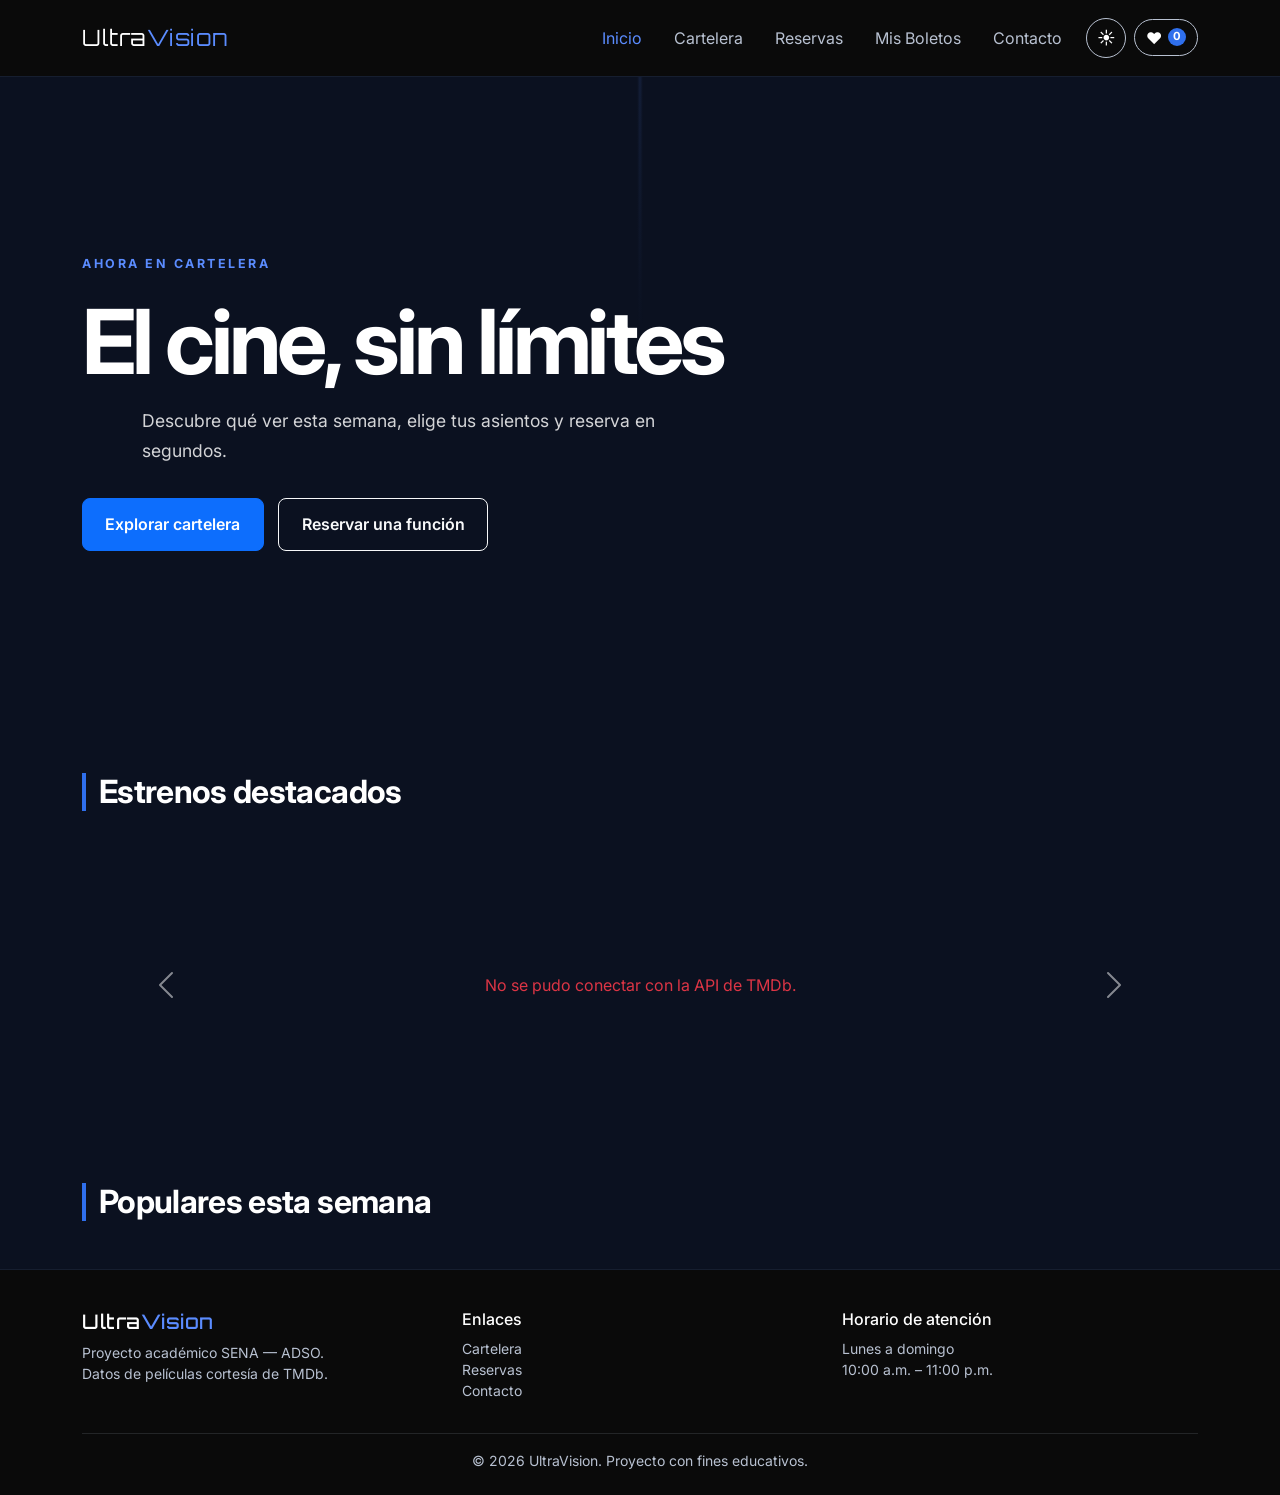
<file: index.html>
<!DOCTYPE html>
<html lang="es">

<head>
  <meta charset="UTF-8">
  <meta name="viewport" content="width=device-width, initial-scale=1.0">
  <title>UltraVision | Inicio</title>
  <meta name="description" content="UltraVision - Plataforma de cine: cartelera, reservas y más.">

  <!-- Fuentes: Orbitron para el logo e Inter para la interfaz -->
  <link rel="preconnect" href="https://fonts.googleapis.com">
  <link href="https://fonts.googleapis.com/css2?family=Orbitron:wght@500;700&family=Inter:wght@400;500;600&display=swap"
    rel="stylesheet">

  <!-- Bootstrap 5, usado para el layout general (navbar, columnas, footer) -->
  <link href="https://cdn.jsdelivr.net/npm/bootstrap@5.3.3/dist/css/bootstrap.min.css" rel="stylesheet">

  <!-- Si no tienes icons/favicon.svg, borra esta línea para evitar el ícono roto -->
  <link rel="icon" type="image/svg+xml" href="icons/favicon.svg">

  <link rel="stylesheet" href="css/styles.css">
</head>

<body class="pagina-inicio">

  <!-- Menú superior -->
  <nav class="navbar navbar-expand-lg navbar-uv sticky-top py-3">
    <div class="container">
      <a class="navbar-brand brand" href="index.html">Ultra<span>Vision</span></a>
      <!-- data-bs-toggle y data-bs-target son de Bootstrap: abren/cierran el menú en celular -->
      <button class="navbar-toggler" type="button" data-bs-toggle="collapse" data-bs-target="#navMenu"
        aria-label="Abrir menú">
        <span class="navbar-toggler-icon"></span>
      </button>
      <div class="collapse navbar-collapse" id="navMenu">
        <ul class="navbar-nav ms-auto gap-lg-3 text-center">
          <li class="nav-item"><a class="nav-link active" href="index.html">Inicio</a></li>
          <li class="nav-item"><a class="nav-link" href="pages/cartelera.html">Cartelera</a></li>
          <li class="nav-item"><a class="nav-link" href="pages/reservas.html">Reservas</a></li>
          <li class="nav-item"><a class="nav-link" href="pages/mis-boletos.html">Mis Boletos</a></li>
          <li class="nav-item"><a class="nav-link" href="pages/contacto.html">Contacto</a></li>
        </ul>

        <!-- Cambia entre modo oscuro y claro (lógica en js/app.js) -->
        <button id="toggleTema" class="ms-lg-3 mt-3 mt-lg-0 mx-auto mx-lg-0" aria-label="Cambiar tema claro/oscuro"
          title="Cambiar tema">☀️</button>

        <a href="pages/cartelera.html?favoritos=true" class="btn-favoritos-nav ms-lg-2 mt-2 mt-lg-0 mx-auto mx-lg-0"
          title="Ver películas favoritas">
          ❤️ <span id="badgeFavoritos" class="badge-favoritos">0</span>
        </a>
      </div>
    </div>
  </nav>

  <!-- Banner principal -->
  <section class="hero-uv">
    <div class="hero-uv-overlay"></div>

    <div class="container hero-uv-content">
      <div class="hero-uv-text">
        <span class="eyebrow">AHORA EN CARTELERA</span>

        <h1>El cine, sin límites</h1>

        <p>
          Descubre qué ver esta semana, elige tus asientos
          y reserva en segundos.
        </p>

        <div class="hero-uv-actions">
          <a href="pages/cartelera.html" class="btn btn-primary">
            Explorar cartelera
          </a>

          <a href="pages/reservas.html" class="btn btn-outline-light">
            Reservar una función
          </a>
        </div>
      </div>
    </div>
  </section>


  <!-- Carrusel de estrenos: empieza vacío, js/app.js lo llena con las 5 películas destacadas -->
  <section class="container my-5">
    <h2 class="section-title">Estrenos destacados</h2>
    <div id="carruselEstrenos" class="carousel slide" data-bs-ride="carousel">
      <div class="carousel-inner rounded-4" id="carruselInner">
        <div class="carousel-item active">
          <div class="d-flex justify-content-center align-items-center"
            style="height:400px; background-color: var(--uv-bg-alt);">
            <span class="text-secondary">Cargando estrenos...</span>
          </div>
        </div>
      </div>
      <button class="carousel-control-prev" type="button" data-bs-target="#carruselEstrenos" data-bs-slide="prev">
        <span class="carousel-control-prev-icon"></span>
      </button>
      <button class="carousel-control-next" type="button" data-bs-target="#carruselEstrenos" data-bs-slide="next">
        <span class="carousel-control-next-icon"></span>
      </button>
    </div>
  </section>

  <!-- Grid de tarjetas de películas populares, también generado desde js/app.js -->
  <section class="container my-5">
    <h2 class="section-title">Populares esta semana</h2>
    <div class="row g-4" id="contenedorPopulares"></div>
  </section>

  <footer class="footer-uv text-center text-md-start">
    <div class="container">
      <div class="row gy-3">
        <div class="col-md-4">
          <h5 class="brand text-white">Ultra<span style="color: var(--uv-blue-glow);">Vision</span></h5>
          <p class="small mb-0">Proyecto académico SENA — ADSO.<br>Datos de películas cortesía de TMDb.</p>
        </div>
        <div class="col-md-4">
          <h6 class="text-white">Enlaces</h6>
          <ul class="list-unstyled small">
            <li><a href="pages/cartelera.html">Cartelera</a></li>
            <li><a href="pages/reservas.html">Reservas</a></li>
            <li><a href="pages/contacto.html">Contacto</a></li>
          </ul>
        </div>
        <div class="col-md-4">
          <h6 class="text-white">Horario de atención</h6>
          <p class="small mb-0">Lunes a domingo<br>10:00 a.m. – 11:00 p.m.</p>
        </div>
      </div>
      <hr class="border-secondary my-3">
      <p class="small mb-0 text-center">&copy; 2026 UltraVision. Proyecto con fines educativos.</p>
    </div>
  </footer>

  <script src="https://cdn.jsdelivr.net/npm/bootstrap@5.3.3/dist/js/bootstrap.bundle.min.js"></script>
  <!-- api.js debe cargar antes que app.js porque app.js usa sus funciones -->
  <script src="js/api.js"></script>
  <script src="js/app.js"></script>
</body>

</html>
</file>
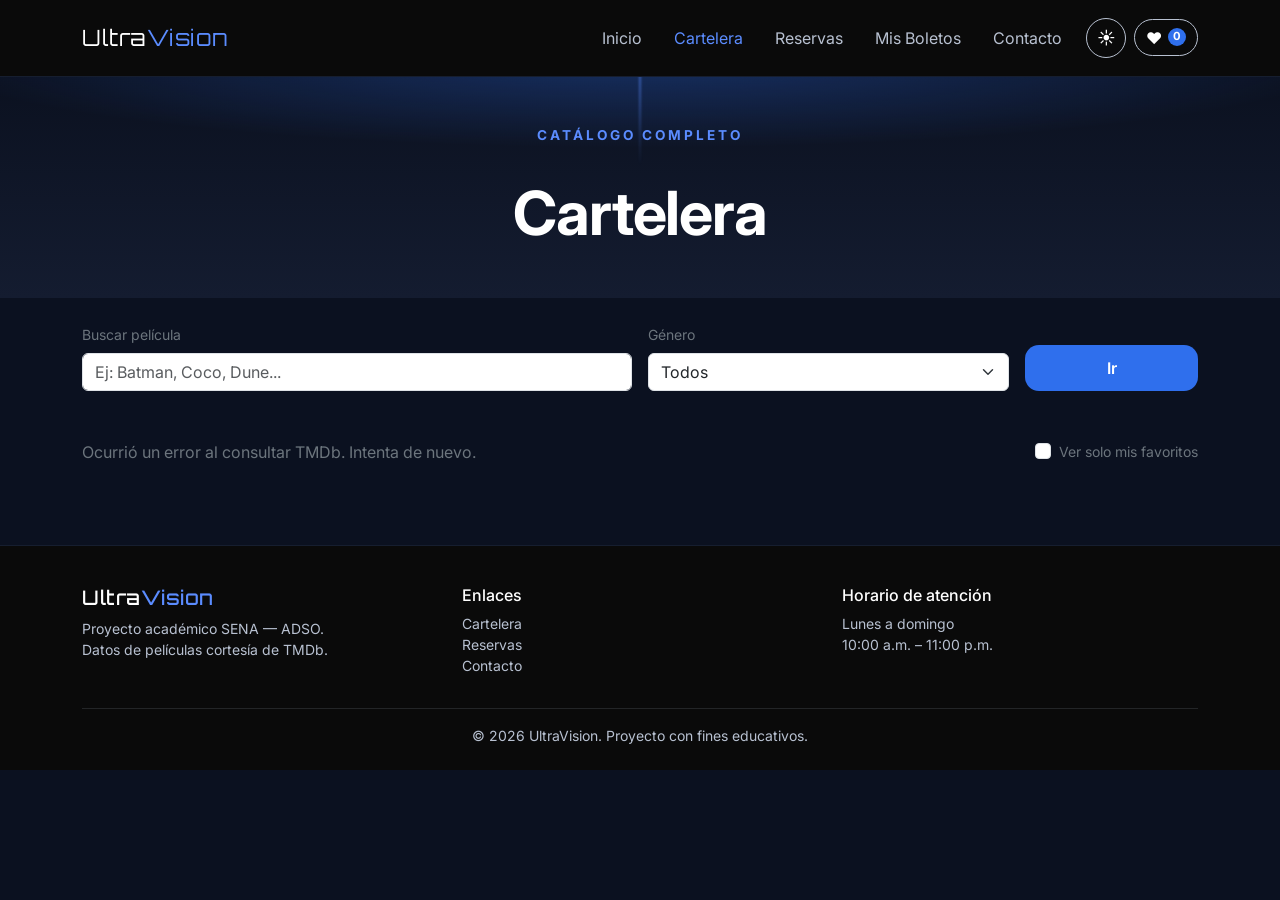
<file: pages/cartelera.html>
<!DOCTYPE html>
<html lang="es">

<head>
  <meta charset="UTF-8">
  <meta name="viewport" content="width=device-width, initial-scale=1.0">
  <title>UltraVision | Cartelera</title>

  <link rel="preconnect" href="https://fonts.googleapis.com">
  <link href="https://fonts.googleapis.com/css2?family=Orbitron:wght@500;700&family=Inter:wght@400;500;600&display=swap"
    rel="stylesheet">

  <link href="https://cdn.jsdelivr.net/npm/bootstrap@5.3.3/dist/css/bootstrap.min.css" rel="stylesheet">
  <link rel="icon" type="image/svg+xml" href="../icons/favicon.svg">
  <link rel="stylesheet" href="../css/styles.css">
</head>

<body>

  <!-- Menú superior (igual al de index.html) -->
  <nav class="navbar navbar-expand-lg navbar-uv sticky-top py-3">
    <div class="container">
      <a class="navbar-brand brand" href="../index.html">Ultra<span>Vision</span></a>
      <button class="navbar-toggler" type="button" data-bs-toggle="collapse" data-bs-target="#navMenu"
        aria-label="Abrir menú">
        <span class="navbar-toggler-icon"></span>
      </button>
      <div class="collapse navbar-collapse" id="navMenu">
        <ul class="navbar-nav ms-auto gap-lg-3 text-center">
          <li class="nav-item"><a class="nav-link" href="../index.html">Inicio</a></li>
          <li class="nav-item"><a class="nav-link active" href="cartelera.html">Cartelera</a></li>
          <li class="nav-item"><a class="nav-link" href="reservas.html">Reservas</a></li>
          <li class="nav-item"><a class="nav-link" href="mis-boletos.html">Mis Boletos</a></li>
          <li class="nav-item"><a class="nav-link" href="contacto.html">Contacto</a></li>
        </ul>
        <button id="toggleTema" class="ms-lg-3 mt-3 mt-lg-0 mx-auto mx-lg-0" title="Cambiar tema">☀️</button>
        <span class="btn-favoritos-nav ms-lg-2 mt-2 mt-lg-0 mx-auto mx-lg-0" title="Películas favoritas guardadas">
          ❤️ <span id="badgeFavoritos" class="badge-favoritos">0</span>
        </span>
      </div>
    </div>
  </nav>

  <header class="hero-uv py-5">
    <p class="eyebrow">Catálogo completo</p>
    <h1 class="mb-0">Cartelera</h1>
  </header>

  <!-- Buscador + filtro de género. Al enviar, cartelera.js consulta la API -->
  <section class="container mt-4">
    <form id="formFiltros" class="row g-3 align-items-end" role="search">
      <div class="col-12 col-md-6">
        <label for="inputBuscar" class="form-label text-secondary small">Buscar película</label>
        <input type="search" id="inputBuscar" class="form-control" placeholder="Ej: Batman, Coco, Dune...">
      </div>
      <div class="col-8 col-md-4">
        <label for="selectGenero" class="form-label text-secondary small">Género</label>
        <select id="selectGenero" class="form-select">
          <option value="">Todos</option>
        </select>
      </div>
      <div class="col-4 col-md-2">
        <button type="submit" class="btn-uv-primary w-100">Ir</button>
      </div>
    </form>
  </section>

  <!-- Resultados: cartelera.js llena esto con las tarjetas de película -->
  <section class="container my-5">
    <div class="d-flex justify-content-between align-items-center flex-wrap gap-2 mb-2">
      <p id="mensajeEstado" class="text-secondary mb-0"></p>
      <div class="form-check">
        <input class="form-check-input" type="checkbox" id="checkSoloFavoritos">
        <label class="form-check-label text-secondary small" for="checkSoloFavoritos">
          Ver solo mis favoritos
        </label>
      </div>
    </div>
    <div class="row g-4" id="contenedorCartelera"></div>

    <nav aria-label="Paginación de cartelera" class="mt-5">
      <ul class="pagination pagination-uv justify-content-center" id="paginacionCartelera"></ul>
    </nav>
  </section>

  <!-- Pie de página -->
  <footer class="footer-uv text-center text-md-start">
    <div class="container">
      <div class="row gy-3">
        <div class="col-md-4">
          <h5 class="brand text-white">Ultra<span style="color: var(--uv-blue-glow);">Vision</span></h5>
          <p class="small mb-0">Proyecto académico SENA — ADSO.<br>Datos de películas cortesía de TMDb.</p>
        </div>
        <div class="col-md-4">
          <h6 class="text-white">Enlaces</h6>
          <ul class="list-unstyled small">
            <li><a href="cartelera.html">Cartelera</a></li>
            <li><a href="reservas.html">Reservas</a></li>
            <li><a href="contacto.html">Contacto</a></li>
          </ul>
        </div>
        <div class="col-md-4">
          <h6 class="text-white">Horario de atención</h6>
          <p class="small mb-0">Lunes a domingo<br>10:00 a.m. – 11:00 p.m.</p>
        </div>
      </div>
      <hr class="border-secondary my-3">
      <p class="small mb-0 text-center">&copy; 2026 UltraVision. Proyecto con fines educativos.</p>
    </div>
  </footer>

  <script src="https://cdn.jsdelivr.net/npm/bootstrap@5.3.3/dist/js/bootstrap.bundle.min.js"></script>
  <!-- api.js y app.js deben cargar antes que cartelera.js -->
  <script src="../js/api.js"></script>
  <script src="../js/app.js"></script>
  <script src="../js/cartelera.js"></script>
</body>

</html>
</file>
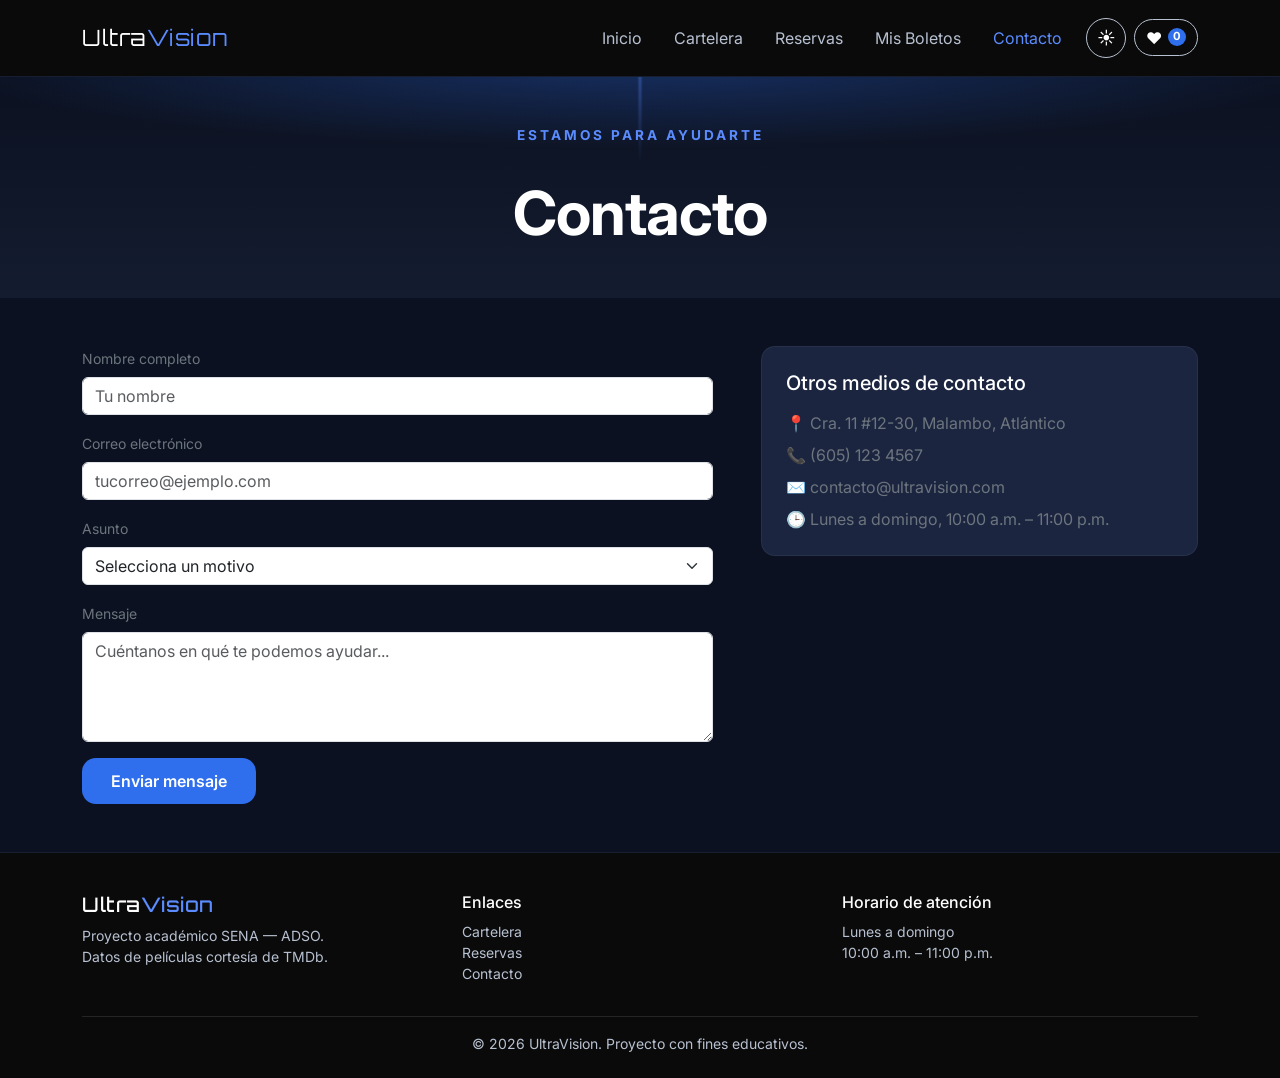
<file: pages/contacto.html>
<!DOCTYPE html>
<html lang="es">

<head>
  <meta charset="UTF-8">
  <meta name="viewport" content="width=device-width, initial-scale=1.0">
  <title>UltraVision | Contacto</title>

  <link rel="preconnect" href="https://fonts.googleapis.com">
  <link href="https://fonts.googleapis.com/css2?family=Orbitron:wght@500;700&family=Inter:wght@400;500;600&display=swap"
    rel="stylesheet">

  <link href="https://cdn.jsdelivr.net/npm/bootstrap@5.3.3/dist/css/bootstrap.min.css" rel="stylesheet">
  <link rel="icon" type="image/svg+xml" href="../icons/favicon.svg">
  <link rel="stylesheet" href="../css/styles.css">
</head>

<body>

  <!-- Menú superior (igual al de las demás páginas) -->
  <nav class="navbar navbar-expand-lg navbar-uv sticky-top py-3">
    <div class="container">
      <a class="navbar-brand brand" href="../index.html">Ultra<span>Vision</span></a>
      <button class="navbar-toggler" type="button" data-bs-toggle="collapse" data-bs-target="#navMenu"
        aria-label="Abrir menú">
        <span class="navbar-toggler-icon"></span>
      </button>
      <div class="collapse navbar-collapse" id="navMenu">
        <ul class="navbar-nav ms-auto gap-lg-3 text-center">
          <li class="nav-item"><a class="nav-link" href="../index.html">Inicio</a></li>
          <li class="nav-item"><a class="nav-link" href="cartelera.html">Cartelera</a></li>
          <li class="nav-item"><a class="nav-link" href="reservas.html">Reservas</a></li>
          <li class="nav-item"><a class="nav-link" href="mis-boletos.html">Mis Boletos</a></li>
          <li class="nav-item"><a class="nav-link active" href="contacto.html">Contacto</a></li>
        </ul>
        <button id="toggleTema" class="ms-lg-3 mt-3 mt-lg-0 mx-auto mx-lg-0" title="Cambiar tema">☀️</button>
        <span class="btn-favoritos-nav ms-lg-2 mt-2 mt-lg-0 mx-auto mx-lg-0" title="Películas favoritas guardadas">
          ❤️ <span id="badgeFavoritos" class="badge-favoritos">0</span>
        </span>
      </div>
    </div>
  </nav>

  <header class="hero-uv py-5">
    <p class="eyebrow">Estamos para ayudarte</p>
    <h1 class="mb-0">Contacto</h1>
  </header>

  <section class="container my-5">
    <div class="row g-5">

      <!-- Formulario: contacto.js valida cada campo al enviar -->
      <div class="col-12 col-lg-7">
        <form id="formContacto" novalidate>
          <div class="mb-3">
            <label for="contactoNombre" class="form-label text-secondary small">Nombre completo</label>
            <input type="text" id="contactoNombre" class="form-control" placeholder="Tu nombre">
            <div class="invalid-feedback">Ingresa tu nombre completo (mínimo 3 letras).</div>
          </div>

          <div class="mb-3">
            <label for="contactoEmail" class="form-label text-secondary small">Correo electrónico</label>
            <input type="email" id="contactoEmail" class="form-control" placeholder="tucorreo@ejemplo.com">
            <div class="invalid-feedback">Ingresa un correo electrónico válido.</div>
          </div>

          <div class="mb-3">
            <label for="contactoAsunto" class="form-label text-secondary small">Asunto</label>
            <select id="contactoAsunto" class="form-select">
              <option value="">Selecciona un motivo</option>
              <option value="reserva">Ayuda con una reserva</option>
              <option value="pqr">Petición, queja o reclamo</option>
              <option value="otro">Otro</option>
            </select>
            <div class="invalid-feedback">Selecciona un asunto.</div>
          </div>

          <div class="mb-3">
            <label for="contactoMensaje" class="form-label text-secondary small">Mensaje</label>
            <textarea id="contactoMensaje" class="form-control" rows="4"
              placeholder="Cuéntanos en qué te podemos ayudar..."></textarea>
            <div class="invalid-feedback">Escribe un mensaje de al menos 10 caracteres.</div>
          </div>

          <button type="submit" class="btn-uv-primary">Enviar mensaje</button>

          <div id="alertaExito" class="alert alert-success mt-3 d-none">
            ¡Gracias! Tu mensaje fue enviado, te responderemos pronto.
          </div>
        </form>
      </div>

      <!-- Datos fijos de contacto -->
      <div class="col-12 col-lg-5">
        <div class="card-uv p-4">
          <h5 class="mb-3">Otros medios de contacto</h5>
          <p class="text-secondary mb-2">📍 Cra. 11 #12-30, Malambo, Atlántico</p>
          <p class="text-secondary mb-2">📞 (605) 123 4567</p>
          <p class="text-secondary mb-2">✉️ contacto@ultravision.com</p>
          <p class="text-secondary mb-0">🕒 Lunes a domingo, 10:00 a.m. – 11:00 p.m.</p>
        </div>
      </div>
    </div>
  </section>

  <footer class="footer-uv text-center text-md-start">
    <div class="container">
      <div class="row gy-3">
        <div class="col-md-4">
          <h5 class="brand text-white">Ultra<span style="color: var(--uv-blue-glow);">Vision</span></h5>
          <p class="small mb-0">Proyecto académico SENA — ADSO.<br>Datos de películas cortesía de TMDb.</p>
        </div>
        <div class="col-md-4">
          <h6 class="text-white">Enlaces</h6>
          <ul class="list-unstyled small">
            <li><a href="cartelera.html">Cartelera</a></li>
            <li><a href="reservas.html">Reservas</a></li>
            <li><a href="contacto.html">Contacto</a></li>
          </ul>
        </div>
        <div class="col-md-4">
          <h6 class="text-white">Horario de atención</h6>
          <p class="small mb-0">Lunes a domingo<br>10:00 a.m. – 11:00 p.m.</p>
        </div>
      </div>
      <hr class="border-secondary my-3">
      <p class="small mb-0 text-center">&copy; 2026 UltraVision. Proyecto con fines educativos.</p>
    </div>
  </footer>

  <script src="https://cdn.jsdelivr.net/npm/bootstrap@5.3.3/dist/js/bootstrap.bundle.min.js"></script>
  <script src="../js/app.js"></script>
  <script src="../js/contacto.js"></script>
</body>

</html>
</file>
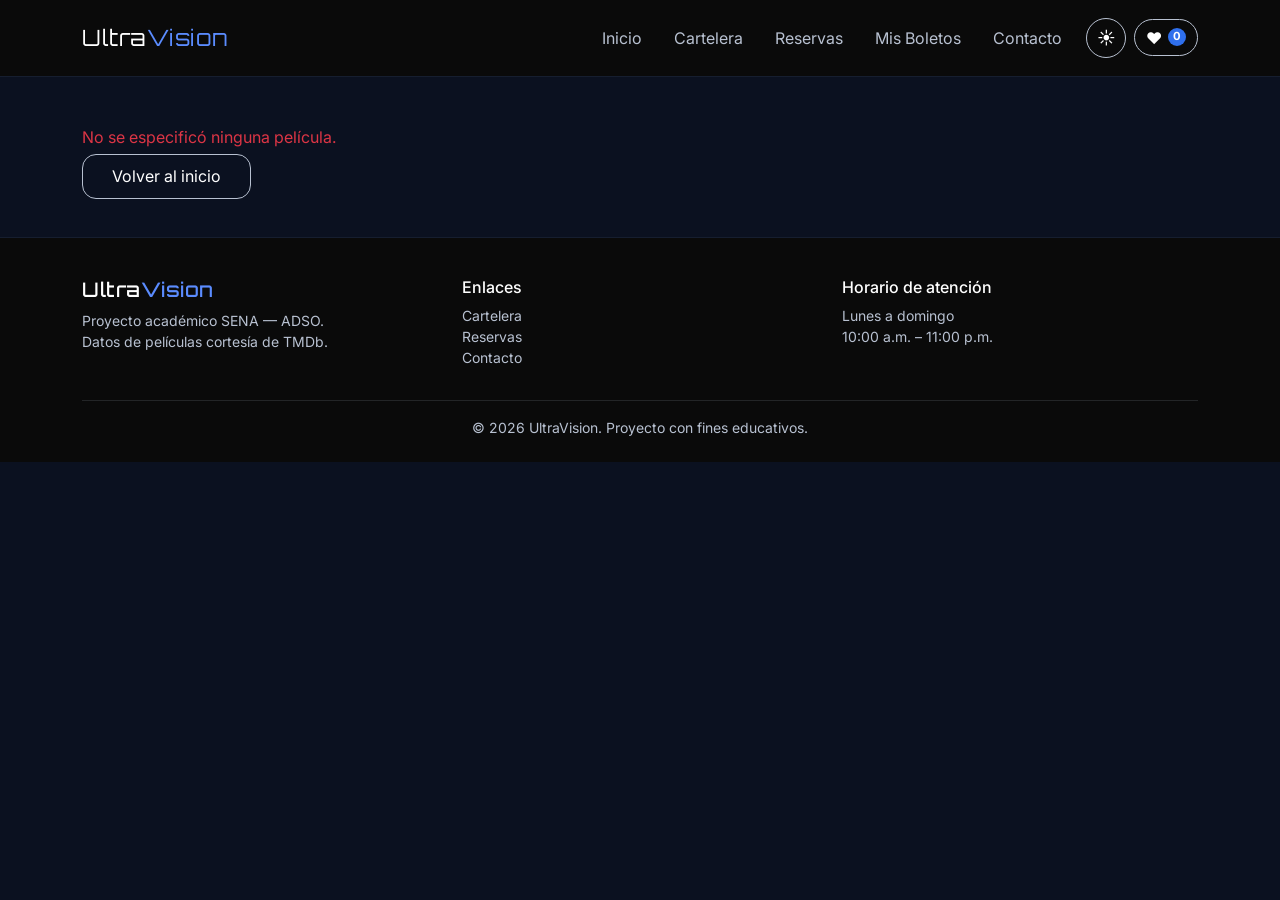
<file: pages/detalle.html>
<!DOCTYPE html>
<html lang="es">

<head>
    <meta charset="UTF-8">
    <meta name="viewport" content="width=device-width, initial-scale=1.0">
    <title>UltraVision | Detalle</title>

    <link rel="preconnect" href="https://fonts.googleapis.com">
    <link
        href="https://fonts.googleapis.com/css2?family=Orbitron:wght@500;700&family=Inter:wght@400;500;600&display=swap"
        rel="stylesheet">

    <link href="https://cdn.jsdelivr.net/npm/bootstrap@5.3.3/dist/css/bootstrap.min.css" rel="stylesheet">
    <link rel="icon" type="image/svg+xml" href="../icons/favicon.svg">
    <link rel="stylesheet" href="../css/styles.css">
</head>

<body>

    <!-- Menú superior (igual al de las demás páginas) -->
    <nav class="navbar navbar-expand-lg navbar-uv sticky-top py-3">
        <div class="container">
            <a class="navbar-brand brand" href="../index.html">Ultra<span>Vision</span></a>
            <button class="navbar-toggler" type="button" data-bs-toggle="collapse" data-bs-target="#navMenu"
                aria-label="Abrir menú">
                <span class="navbar-toggler-icon"></span>
            </button>
            <div class="collapse navbar-collapse" id="navMenu">
                <ul class="navbar-nav ms-auto gap-lg-3 text-center">
                    <li class="nav-item"><a class="nav-link" href="../index.html">Inicio</a></li>
                    <li class="nav-item"><a class="nav-link" href="cartelera.html">Cartelera</a></li>
                    <li class="nav-item"><a class="nav-link" href="reservas.html">Reservas</a></li>
                    <li class="nav-item"><a class="nav-link" href="mis-boletos.html">Mis Boletos</a></li>
                    <li class="nav-item"><a class="nav-link" href="contacto.html">Contacto</a></li>
                </ul>
                <button id="toggleTema" class="ms-lg-3 mt-3 mt-lg-0 mx-auto mx-lg-0" title="Cambiar tema">☀️</button>
                <span class="btn-favoritos-nav ms-lg-2 mt-2 mt-lg-0 mx-auto mx-lg-0"
                    title="Películas favoritas guardadas">
                    ❤️ <span id="badgeFavoritos" class="badge-favoritos">0</span>
                </span>
            </div>
        </div>
    </nav>

    <!-- detalle.js llena todo este bloque leyendo el "id" de la URL -->
    <main class="container my-5" id="contenidoDetalle">
        <p class="text-secondary">Cargando información de la película...</p>
    </main>

    <!-- Modal del trailer: detalle.js inserta aquí el iframe de YouTube -->
    <div class="modal fade" id="modalTrailer" tabindex="-1" aria-hidden="true">
        <div class="modal-dialog modal-lg modal-dialog-centered">
            <div class="modal-content" style="background-color: var(--uv-black); border: none;">
                <div class="modal-header border-secondary">
                    <h5 class="modal-title text-white">Trailer</h5>
                    <button type="button" class="btn-close btn-close-white" data-bs-dismiss="modal"
                        aria-label="Cerrar"></button>
                </div>
                <div class="modal-body p-0">
                    <div class="ratio ratio-16x9" id="contenedorTrailer"></div>
                </div>
            </div>
        </div>
    </div>

    <footer class="footer-uv text-center text-md-start">
        <div class="container">
            <div class="row gy-3">
                <div class="col-md-4">
                    <h5 class="brand text-white">Ultra<span style="color: var(--uv-blue-glow);">Vision</span></h5>
                    <p class="small mb-0">Proyecto académico SENA — ADSO.<br>Datos de películas cortesía de TMDb.</p>
                </div>
                <div class="col-md-4">
                    <h6 class="text-white">Enlaces</h6>
                    <ul class="list-unstyled small">
                        <li><a href="cartelera.html">Cartelera</a></li>
                        <li><a href="reservas.html">Reservas</a></li>
                        <li><a href="contacto.html">Contacto</a></li>
                    </ul>
                </div>
                <div class="col-md-4">
                    <h6 class="text-white">Horario de atención</h6>
                    <p class="small mb-0">Lunes a domingo<br>10:00 a.m. – 11:00 p.m.</p>
                </div>
            </div>
            <hr class="border-secondary my-3">
            <p class="small mb-0 text-center">&copy; 2026 UltraVision. Proyecto con fines educativos.</p>
        </div>
    </footer>

    <script src="https://cdn.jsdelivr.net/npm/bootstrap@5.3.3/dist/js/bootstrap.bundle.min.js"></script>
    <script src="../js/api.js"></script>
    <script src="../js/app.js"></script>
    <script src="../js/detalle.js"></script>
</body>

</html>
</file>
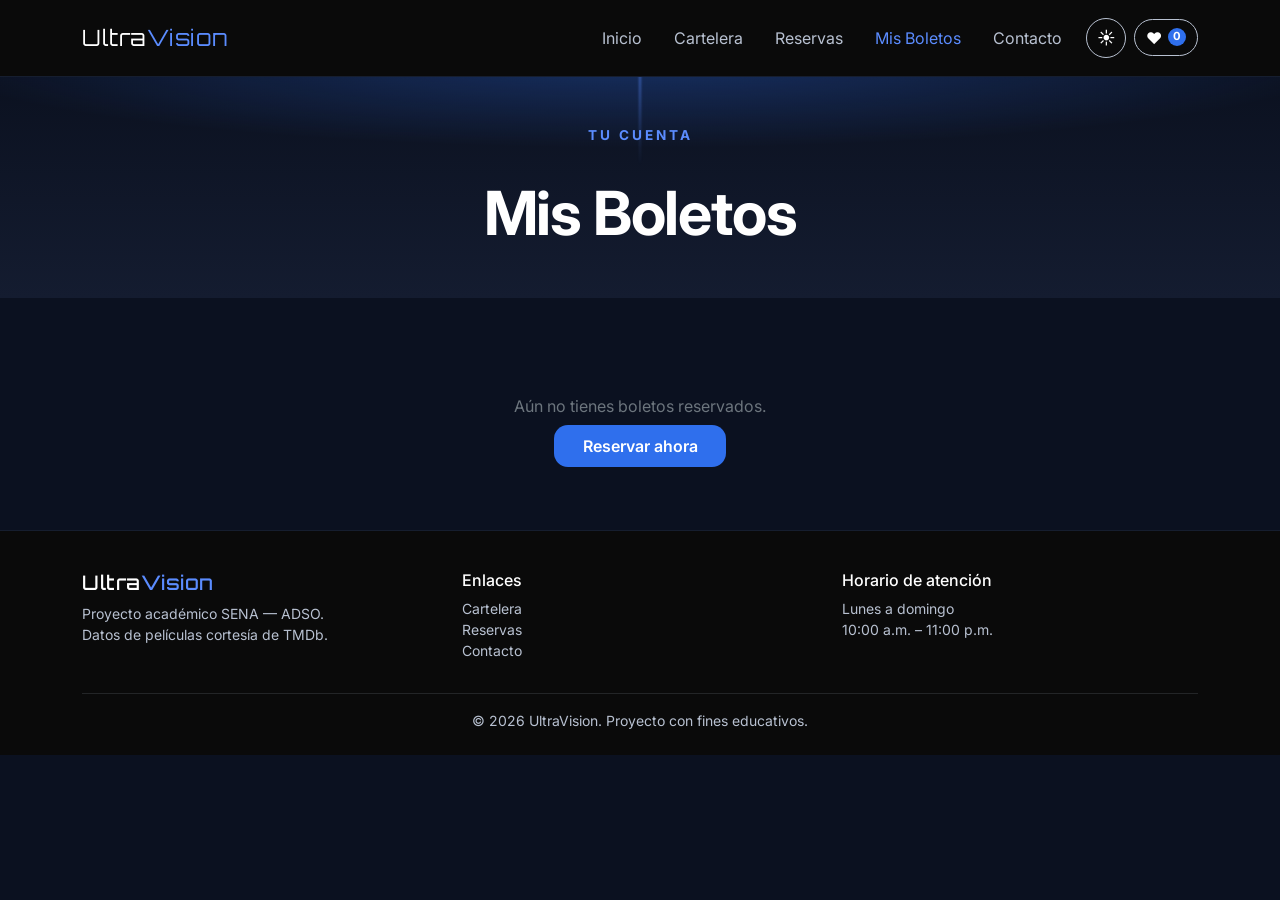
<file: pages/mis-boletos.html>
<!DOCTYPE html>
<html lang="es">

<head>
    <meta charset="UTF-8">
    <meta name="viewport" content="width=device-width, initial-scale=1.0">
    <title>UltraVision | Mis Boletos</title>

    <link rel="preconnect" href="https://fonts.googleapis.com">
    <link
        href="https://fonts.googleapis.com/css2?family=Orbitron:wght@500;700&family=Inter:wght@400;500;600&display=swap"
        rel="stylesheet">

    <link href="https://cdn.jsdelivr.net/npm/bootstrap@5.3.3/dist/css/bootstrap.min.css" rel="stylesheet">
    <link rel="icon" type="image/svg+xml" href="../icons/favicon.svg">
    <link rel="stylesheet" href="../css/styles.css">
</head>

<body>

    <!-- Menú superior (igual al de las demás páginas) -->
    <nav class="navbar navbar-expand-lg navbar-uv sticky-top py-3">
        <div class="container">
            <a class="navbar-brand brand" href="../index.html">Ultra<span>Vision</span></a>
            <button class="navbar-toggler" type="button" data-bs-toggle="collapse" data-bs-target="#navMenu"
                aria-label="Abrir menú">
                <span class="navbar-toggler-icon"></span>
            </button>
            <div class="collapse navbar-collapse" id="navMenu">
                <ul class="navbar-nav ms-auto gap-lg-3 text-center">
                    <li class="nav-item"><a class="nav-link" href="../index.html">Inicio</a></li>
                    <li class="nav-item"><a class="nav-link" href="cartelera.html">Cartelera</a></li>
                    <li class="nav-item"><a class="nav-link" href="reservas.html">Reservas</a></li>
                    <li class="nav-item"><a class="nav-link active" href="mis-boletos.html">Mis Boletos</a></li>
                    <li class="nav-item"><a class="nav-link" href="contacto.html">Contacto</a></li>
                </ul>
                <button id="toggleTema" class="ms-lg-3 mt-3 mt-lg-0 mx-auto mx-lg-0" title="Cambiar tema">☀️</button>
                <span class="btn-favoritos-nav ms-lg-2 mt-2 mt-lg-0 mx-auto mx-lg-0"
                    title="Películas favoritas guardadas">
                    ❤️ <span id="badgeFavoritos" class="badge-favoritos">0</span>
                </span>
            </div>
        </div>
    </nav>

    <header class="hero-uv py-5">
        <p class="eyebrow">Tu cuenta</p>
        <h1 class="mb-0">Mis Boletos</h1>
    </header>

    <!-- Listado de boletos: mis-boletos.js lo llena leyendo crud.js -->
    <section class="container my-5">
        <div id="estadoVacio" class="text-center text-secondary py-5 d-none">
            <p class="mb-3">Aún no tienes boletos reservados.</p>
            <a href="reservas.html" class="btn-uv-primary">Reservar ahora</a>
        </div>

        <div class="row g-4" id="contenedorBoletos"></div>
    </section>

    <!-- Modal para editar un boleto -->
    <div class="modal fade" id="modalEditar" tabindex="-1" aria-hidden="true">
        <div class="modal-dialog modal-dialog-centered">
            <div class="modal-content" style="background-color: var(--uv-bg-alt); color: var(--uv-white);">
                <div class="modal-header border-secondary">
                    <h5 class="modal-title">Editar reserva</h5>
                    <button type="button" class="btn-close btn-close-white" data-bs-dismiss="modal"
                        aria-label="Cerrar"></button>
                </div>
                <form id="formEditar">
                    <div class="modal-body">
                        <input type="hidden" id="editarId">

                        <div class="mb-3">
                            <label for="editarFuncion" class="form-label text-secondary small">Horario de
                                función</label>
                            <select id="editarFuncion" class="form-select">
                                <option value="Hoy 3:00 PM">Hoy 3:00 PM</option>
                                <option value="Hoy 6:00 PM">Hoy 6:00 PM</option>
                                <option value="Hoy 9:00 PM">Hoy 9:00 PM</option>
                                <option value="Mañana 4:00 PM">Mañana 4:00 PM</option>
                                <option value="Mañana 7:30 PM">Mañana 7:30 PM</option>
                            </select>
                        </div>

                        <div class="mb-3">
                            <label for="editarNombre" class="form-label text-secondary small">Nombre del
                                comprador</label>
                            <input type="text" id="editarNombre" class="form-control" required minlength="3">
                        </div>

                        <div class="mb-3">
                            <label for="editarEmail" class="form-label text-secondary small">Correo electrónico</label>
                            <input type="email" id="editarEmail" class="form-control" required>
                        </div>
                    </div>
                    <div class="modal-footer border-secondary">
                        <button type="button" class="btn-uv-outline" data-bs-dismiss="modal">Cancelar</button>
                        <button type="submit" class="btn-uv-primary">Guardar cambios</button>
                    </div>
                </form>
            </div>
        </div>
    </div>

    <!-- Modal para confirmar la cancelación de un boleto -->
    <div class="modal fade" id="modalEliminar" tabindex="-1" aria-hidden="true">
        <div class="modal-dialog modal-dialog-centered">
            <div class="modal-content" style="background-color: var(--uv-bg-alt); color: var(--uv-white);">
                <div class="modal-header border-secondary">
                    <h5 class="modal-title">Cancelar reserva</h5>
                    <button type="button" class="btn-close btn-close-white" data-bs-dismiss="modal"
                        aria-label="Cerrar"></button>
                </div>
                <div class="modal-body">
                    <p class="mb-0">¿Seguro que deseas cancelar esta reserva? Esta acción no se puede deshacer.</p>
                </div>
                <div class="modal-footer border-secondary">
                    <button type="button" class="btn-uv-outline" data-bs-dismiss="modal">Volver</button>
                    <button type="button" id="btnConfirmarEliminar" class="btn btn-danger">Sí, cancelar</button>
                </div>
            </div>
        </div>
    </div>

    <!-- Notificación flotante, aparece al editar o cancelar un boleto -->
    <div class="toast-container position-fixed bottom-0 end-0 p-3">
        <div id="toastNotificacion" class="toast align-items-center border-0" role="alert" aria-live="assertive"
            aria-atomic="true" style="background-color: var(--uv-blue); color: white;">
            <div class="d-flex">
                <div class="toast-body" id="toastMensaje">Acción realizada correctamente.</div>
                <button type="button" class="btn-close btn-close-white me-2 m-auto" data-bs-dismiss="toast"
                    aria-label="Cerrar"></button>
            </div>
        </div>
    </div>

    <footer class="footer-uv text-center text-md-start">
        <div class="container">
            <div class="row gy-3">
                <div class="col-md-4">
                    <h5 class="brand text-white">Ultra<span style="color: var(--uv-blue-glow);">Vision</span></h5>
                    <p class="small mb-0">Proyecto académico SENA — ADSO.<br>Datos de películas cortesía de TMDb.</p>
                </div>
                <div class="col-md-4">
                    <h6 class="text-white">Enlaces</h6>
                    <ul class="list-unstyled small">
                        <li><a href="cartelera.html">Cartelera</a></li>
                        <li><a href="reservas.html">Reservas</a></li>
                        <li><a href="contacto.html">Contacto</a></li>
                    </ul>
                </div>
                <div class="col-md-4">
                    <h6 class="text-white">Horario de atención</h6>
                    <p class="small mb-0">Lunes a domingo<br>10:00 a.m. – 11:00 p.m.</p>
                </div>
            </div>
            <hr class="border-secondary my-3">
            <p class="small mb-0 text-center">&copy; 2026 UltraVision. Proyecto con fines educativos.</p>
        </div>
    </footer>

    <script src="https://cdn.jsdelivr.net/npm/bootstrap@5.3.3/dist/js/bootstrap.bundle.min.js"></script>
    <script src="../js/api.js"></script>
    <script src="../js/crud.js"></script>
    <script src="../js/app.js"></script>
    <script src="../js/mis-boletos.js"></script>
</body>

</html>
</file>
<file: css/styles.css>
/* Colores y tipografías principales del sitio, reutilizables en todo el CSS */
:root {
    --uv-bg: #0B1120;
    --uv-bg-alt: #141C30;
    --uv-bg-card: #1B2540;
    --uv-blue: #2F6FED;
    --uv-blue-glow: #5B8CFF;
    --uv-gray: #B8C1D1;
    --uv-black: #0A0A0A;
    --uv-white: #FFFFFF;
    --font-display: 'Orbitron', sans-serif;
    --font-body: 'Inter', sans-serif;
    --uv-radius: 14px;
    --uv-transition: 0.25s ease;
}

* {
    box-sizing: border-box;
}

body {
    background-color: var(--uv-bg);
    color: var(--uv-white);
    font-family: var(--font-body);
    margin: 0;
    padding: 0;
}

h1, h2, h3, h4 {
    font-family: var(--font-body);
    font-weight: 700;
    letter-spacing: -0.02em;
}

.brand {
    font-family: var(--font-display);
    letter-spacing: 0.5px;
}

a {
    text-decoration: none;
    color: var(--uv-blue-glow);
}


/* Navbar */
.navbar-uv {
    background-color: var(--uv-black);
    border-bottom: 1px solid rgba(91, 140, 255, 0.15);
}

.navbar-uv .brand {
    color: var(--uv-white);
    font-size: 1.4rem;
}

.navbar-uv .brand span {
    color: var(--uv-blue-glow);
}

.navbar-uv .nav-link {
    color: var(--uv-gray) !important;
    transition: color var(--uv-transition);
}

.navbar-uv .nav-link:hover,
.navbar-uv .nav-link.active {
    color: var(--uv-blue-glow) !important;
}


/* HERO BASE - Se aplica a todas las páginas */
.hero-uv {
    position: relative;
    overflow: hidden;
    background: radial-gradient(ellipse 80% 60% at 50% -10%, rgba(47, 111, 237, 0.35), transparent 70%), linear-gradient(180deg, var(--uv-bg) 0%, var(--uv-bg-alt) 100%);
    padding: 5rem 1.5rem 4rem;
    text-align: center;
}


/* Línea de luz del hero */
.hero-uv::before {
    content: "";
    position: absolute;
    top: -20%;
    left: 50%;
    width: 2px;
    height: 60%;
    background: linear-gradient(180deg, rgba(91, 140, 255, 0.8), transparent);
    transform: translateX(-50%) rotate(0deg);
    filter: blur(1px);
    animation: uv-beam-sweep 6s ease-in-out infinite;
    pointer-events: none;
}


/* Animación de la línea */
@keyframes uv-beam-sweep {
    0%,
    100% {
        transform: translateX(-50%) rotate(-12deg);
        opacity: 0.5;
    }
    50% {
        transform: translateX(-50%) rotate(12deg);
        opacity: 0.9;
    }
}


/* Etiqueta del hero */
.hero-uv .eyebrow {
    color: var(--uv-blue-glow);
    font-family: var(--font-body);
    font-size: 0.85rem;
    font-weight: 700;
    letter-spacing: 3px;
    text-transform: uppercase;
}


/* Títulos de los heroes normales */
.hero-uv h1 {
    font-family: var(--font-body);
    font-size: clamp(2.2rem, 5vw, 3.8rem);
    font-weight: 700;
    letter-spacing: -0.02em;
    margin: 0.5rem 0 1rem;
}


/* Texto de los heroes normales */
.hero-uv p {
    color: var(--uv-gray);
    max-width: 600px;
    margin: 0 auto 2rem;
}


/* HERO CINEMATOGRÁFICO - SOLO PARA INDEX */
.pagina-inicio .hero-uv {
    min-height: 72vh;
    display: flex;
    align-items: center;
    padding: 0;
    text-align: left;
    background-image: url("https://images.unsplash.com/photo-1489599849927-2ee91cede3ba?auto=format&fit=crop&w=2000&q=85");
    background-size: cover;
    background-position: center;
}


/* Overlay oscuro solamente en Inicio */
.pagina-inicio .hero-uv-overlay {
    position: absolute;
    inset: 0;
    background: linear-gradient(90deg, rgba(11, 17, 32, 0.96) 0%, rgba(11, 17, 32, 0.82) 38%, rgba(11, 17, 32, 0.48) 70%, rgba(11, 17, 32, 0.72) 100%);
}


/* Contenido del Inicio */
.pagina-inicio .hero-uv-content {
    position: relative;
    z-index: 2;
    width: 100%;
}


/* Texto del Inicio */
.pagina-inicio .hero-uv-text {
    max-width: 680px;
    padding: 5rem 0;
}


/* Etiqueta del Inicio */
.pagina-inicio .hero-uv .eyebrow {
    display: inline-block;
    margin-bottom: 1rem;
    color: var(--uv-blue-glow);
    font-family: var(--font-body);
    font-size: 0.78rem;
    font-weight: 700;
    letter-spacing: 2.5px;
    text-transform: uppercase;
}


/* Título grande solamente en Inicio */
.pagina-inicio .hero-uv h1 {
    margin-bottom: 1.25rem;
    font-family: var(--font-body);
    font-size: clamp(3rem, 7vw, 5.8rem);
    font-weight: 700;
    line-height: 0.98;
    letter-spacing: -0.045em;
    color: #fff;
}


/* Descripción del Inicio */
.pagina-inicio .hero-uv p {
    max-width: 560px;
    margin-bottom: 2rem;
    color: rgba(255, 255, 255, 0.82);
    font-size: 1.1rem;
    line-height: 1.7;
}


/* Botones del Inicio */
.pagina-inicio .hero-uv-actions {
    display: flex;
    flex-wrap: wrap;
    gap: 0.9rem;
}

.pagina-inicio .hero-uv-actions .btn {
    padding: 0.85rem 1.4rem;
    border-radius: 8px;
    font-weight: 600;
    transition: transform 0.2s ease, box-shadow 0.2s ease, background-color 0.2s ease;
}

.pagina-inicio .hero-uv-actions .btn:hover {
    transform: translateY(-2px);
}


/* RESPONSIVE */
@media (max-width: 768px) {
    /* Hero normal de todas las páginas */
    .hero-uv {
        padding: 3.5rem 1rem 2.5rem;
    }
    /* Hero cinematográfico del Inicio */
    .pagina-inicio .hero-uv {
        min-height: 75vh;
        padding: 0;
        background-position: center;
    }
    .pagina-inicio .hero-uv-text {
        padding: 4rem 1rem;
    }
    .pagina-inicio .hero-uv h1 {
        font-size: clamp(2.8rem, 13vw, 4rem);
    }
    .pagina-inicio .hero-uv p {
        font-size: 1rem;
    }
    .pagina-inicio .hero-uv-actions {
        flex-direction: column;
        align-items: stretch;
    }
    .pagina-inicio .hero-uv-actions .btn {
        text-align: center;
    }
}


/* Botones */
.btn-uv-primary {
    background-color: var(--uv-blue);
    color: var(--uv-white);
    border: none;
    border-radius: var(--uv-radius);
    padding: 0.7rem 1.8rem;
    font-weight: 600;
    transition: background-color var(--uv-transition), transform var(--uv-transition);
}

.btn-uv-primary:hover {
    background-color: var(--uv-blue-glow);
    color: var(--uv-white);
    transform: translateY(-2px);
}

.btn-uv-outline {
    background-color: transparent;
    color: var(--uv-white);
    border: 1px solid var(--uv-gray);
    border-radius: var(--uv-radius);
    padding: 0.7rem 1.8rem;
    transition: border-color var(--uv-transition), color var(--uv-transition);
}

.btn-uv-outline:hover {
    border-color: var(--uv-blue-glow);
    color: var(--uv-blue-glow);
}


/* Tarjetas de película */
.card-uv {
    position: relative;
    /* para poder ubicar el botón de favorito adentro */
    background-color: var(--uv-bg-card);
    border: 1px solid rgba(184, 193, 209, 0.08);
    border-radius: var(--uv-radius);
    overflow: hidden;
    transition: transform var(--uv-transition), box-shadow var(--uv-transition);
}

.card-uv:hover {
    transform: translateY(-6px);
    box-shadow: 0 12px 30px rgba(47, 111, 237, 0.25);
}

.card-uv img {
    width: 100%;
    aspect-ratio: 2 / 3;
    /* proporción de póster de cine */
    object-fit: cover;
}

.card-uv .card-body {
    color: var(--uv-white);
}

.card-uv .card-body small {
    color: var(--uv-gray);
}


/* Línea azul a la izquierda de cada título de sección */
.section-title {
    border-left: 4px solid var(--uv-blue);
    padding-left: 0.8rem;
    margin-bottom: 1.5rem;
}


/* Footer */
.footer-uv {
    background-color: var(--uv-black);
    color: var(--uv-gray);
    padding: 2.5rem 1.5rem 1.5rem;
    border-top: 1px solid rgba(91, 140, 255, 0.15);
}

.footer-uv a {
    color: var(--uv-gray);
}

.footer-uv a:hover {
    color: var(--uv-blue-glow);
}


/* Contorno visible al navegar con teclado (accesibilidad) */
a:focus-visible,
button:focus-visible,
input:focus-visible {
    outline: 2px solid var(--uv-blue-glow);
    outline-offset: 2px;
}


/* Modo claro: al agregar la clase "light-mode" al body (con JS),
  estas variables se sobrescriben y todo el sitio cambia de color */
body.light-mode {
    --uv-bg: #F5F7FB;
    --uv-bg-alt: #E9EEF7;
    --uv-bg-card: #FFFFFF;
    --uv-blue: #2563EB;
    --uv-blue-glow: #3B82F6;
    --uv-gray: #475569;
    --uv-black: #FFFFFF;
    --uv-white: #0F172A;
}


/* Textos de Bootstrap */
body.light-mode .text-white {
    color: var(--uv-white) !important;
}

body.light-mode .text-secondary {
    color: var(--uv-gray) !important;
}

body.light-mode .text-dark {
    color: var(--uv-white) !important;
}


/* TEMA CLARO — HERO DEL INICIO */

/* Imagen diferente SOLO para el Inicio */
body.light-mode.pagina-inicio .hero-uv {
    background-image: url("https://img.magnific.com/foto-gratis/auditorio-cine-vacio-sillas_651396-2891.jpg?semt=ais_test_b&w=740&q=80");
    background-size: cover;
    background-position: center;
    background-repeat: no-repeat;
}


/* Overlay claro para la imagen del Inicio */
body.light-mode.pagina-inicio .hero-uv-overlay {
    background: linear-gradient(90deg, rgba(248, 250, 255, 0.92) 0%, rgba(248, 250, 255, 0.78) 38%, rgba(248, 250, 255, 0.38) 70%, rgba(248, 250, 255, 0.55) 100%);
}


/* Texto del Hero del Inicio en modo claro */
body.light-mode.pagina-inicio .hero-uv h1 {
    color: #0B1120 !important;
}

body.light-mode.pagina-inicio .hero-uv p {
    color: #334155 !important;
}

body.light-mode.pagina-inicio .hero-uv .eyebrow {
    color: #2563EB !important;
}


/* Botón secundario del Inicio */
body.light-mode.pagina-inicio .hero-uv-actions .btn-outline-light {
    color: #0B1120;
    border-color: #0B1120;
}

body.light-mode.pagina-inicio .hero-uv-actions .btn-outline-light:hover {
    color: #2563EB;
    border-color: #2563EB;
}


/* HERO DE PÁGINAS INTERNAS — MODO CLARO */

/* Cartelera, Mis Boletos, Contacto, etc. */
body.light-mode:not(.pagina-inicio) .hero-uv h1 {
    color: #0B1120 !important;
}

body.light-mode:not(.pagina-inicio) .hero-uv p {
    color: #475569 !important;
}

body.light-mode:not(.pagina-inicio) .hero-uv .eyebrow {
    color: #2563EB !important;
}


/* CARDS */
body.light-mode .card-uv {
    background-color: #FFFFFF;
    border: 1px solid rgba(15, 23, 42, 0.07);
    box-shadow: 0 4px 16px rgba(15, 23, 42, 0.06);
}

body.light-mode .card-uv:hover {
    box-shadow: 0 12px 30px rgba(37, 99, 235, 0.14);
}


/* FAVORITOS */
body.light-mode .btn-favorito {
    background: rgba(255, 255, 255, 0.92);
    color: #0F172A;
    box-shadow: 0 2px 8px rgba(15, 23, 42, 0.12);
}


/* TITULOS DE PELICULAS */
body.light-mode .movie-title {
    color: #0F172A;
}

body.light-mode .movie-title:hover {
    color: var(--uv-blue);
}


/* ESTRENOS DESTACADOS */
body.light-mode .movie-featured-title {
    color: #0F172A;
}

body.light-mode .movie-featured-description {
    color: var(--uv-gray);
}


/* FORMULARIOS */
body.light-mode .form-control,
body.light-mode .form-select {
    background-color: #FFFFFF;
    color: #0F172A;
    border-color: #CBD5E1;
}

body.light-mode .form-control::placeholder {
    color: #64748B;
}

body.light-mode .form-control:focus,
body.light-mode .form-select:focus {
    border-color: var(--uv-blue);
    box-shadow: 0 0 0 0.2rem rgba(37, 99, 235, 0.12);
}


/* CHECKBOX */
body.light-mode .form-check-label {
    color: var(--uv-gray) !important;
}

body.light-mode .form-check-input {
    border-color: #94A3B8;
}

body.light-mode .form-check-input:checked {
    background-color: var(--uv-blue);
    border-color: var(--uv-blue);
}


/* Botón de tema (🌙 / ☀️) */
#toggleTema {
    background: transparent;
    border: 1px solid var(--uv-gray);
    color: var(--uv-white);
    border-radius: 50px;
    width: 40px;
    height: 40px;
    display: inline-flex;
    align-items: center;
    justify-content: center;
    font-size: 1.1rem;
    transition: border-color var(--uv-transition), transform var(--uv-transition);
}

#toggleTema:hover {
    border-color: var(--uv-blue-glow);
    transform: rotate(15deg);
}


/* Botón corazón dentro de cada card */
.btn-favorito {
    background: rgba(10, 10, 10, 0.55);
    border: none;
    border-radius: 50%;
    width: 34px;
    height: 34px;
    display: flex;
    align-items: center;
    justify-content: center;
    position: absolute;
    top: 8px;
    right: 8px;
    font-size: 1.1rem;
    transition: transform var(--uv-transition);
}

.btn-favorito:hover {
    transform: scale(1.15);
}


/* Botón "❤️ 0" en el navbar */
.btn-favoritos-nav {
    background: transparent;
    border: 1px solid var(--uv-gray);
    color: var(--uv-white);
    border-radius: 50px;
    padding: 0.35rem 0.7rem;
    display: inline-flex;
    align-items: center;
    gap: 0.35rem;
    transition: border-color var(--uv-transition), color var(--uv-transition);
}

.btn-favoritos-nav:hover {
    border-color: var(--uv-blue-glow);
    color: var(--uv-blue-glow);
}

.badge-favoritos {
    background-color: var(--uv-blue);
    color: #fff;
    font-size: 0.7rem;
    font-weight: 700;
    border-radius: 999px;
    min-width: 18px;
    height: 18px;
    display: inline-flex;
    align-items: center;
    justify-content: center;
    padding: 0 4px;
    position: relative;
    top: -1px;
}


/* Respeta la preferencia de "reducir movimiento" del sistema operativo */
@media (prefers-reduced-motion: reduce) {
    .hero-uv::before {
        animation: none;
    }
    .card-uv:hover {
        transform: none;
    }
}


/* Paginación de resultados (botones 1, 2, 3...) */
.pagination-uv .page-link {
    background-color: var(--uv-bg-card);
    border-color: rgba(184, 193, 209, 0.15);
    color: var(--uv-gray);
}

.pagination-uv .page-item.active .page-link {
    background-color: var(--uv-blue);
    border-color: var(--uv-blue);
    color: #fff;
}

.pagination-uv .page-link:hover {
    background-color: var(--uv-bg-alt);
    color: var(--uv-blue-glow);
}

.pagination-uv .page-item.disabled .page-link {
    background-color: var(--uv-bg-card);
    opacity: 0.4;
}


/* Efecto "brillante" que se muestra mientras cargan los pósters */
.skeleton-uv {
    background: linear-gradient(90deg, var(--uv-bg-card) 25%, var(--uv-bg-alt) 37%, var(--uv-bg-card) 63%);
    background-size: 400% 100%;
    animation: skeletonShine 1.4s ease infinite;
    border-radius: var(--uv-radius);
    aspect-ratio: 2 / 3;
}

@keyframes skeletonShine {
    0% {
        background-position: 100% 50%;
    }
    100% {
        background-position: 0 50%;
    }
}

@media (prefers-reduced-motion: reduce) {
    .skeleton-uv {
        animation: none;
    }
}


/* Tablas, por ejemplo para la lista de "Mis Boletos" */
.table-uv {
    color: var(--uv-white);
    --bs-table-bg: transparent;
}

.table-uv th {
    color: var(--uv-blue-glow);
    font-family: var(--font-body);
    font-weight: 700;
    font-size: 0.8rem;
    letter-spacing: 0.5px;
    text-transform: uppercase;
}

.table-uv td {
    border-color: rgba(184, 193, 209, 0.1) !important;
    vertical-align: middle;
}

.table-uv caption {
    color: var(--uv-gray);
}


/* RESERVAS */

/* Navbar: Bootstrap usa .collapse y Tailwind puede interferir
   con la visibilidad del menú en esta página. */
.navbar-uv .navbar-collapse.visible {
    visibility: visible !important;
}


/* PANELES DE RESERVAS */
.reservas-page .reserva-panel,
.reservas-page .resumen-panel,
.reservas-page > div > .grid > .bg-uvbgalt {
    background-color: var(--uv-bg-alt);
    border: 1px solid rgba(184, 193, 209, 0.08);
}


/* MAPA DE ASIENTOS */
#mapaAsientos {
    display: grid !important;
    grid-template-columns: repeat(8, 32px) !important;
    grid-auto-rows: 32px !important;
    gap: 8px !important;
    width: max-content !important;
    max-width: 100% !important;
    margin: 0 auto 1.5rem !important;
    justify-content: center !important;
}

#mapaAsientos .asiento-uv {
    width: 32px !important;
    height: 32px !important;
    min-width: 32px !important;
    min-height: 32px !important;
    max-width: 32px !important;
    max-height: 32px !important;
    padding: 0 !important;
    margin: 0 !important;
    display: flex !important;
    align-items: center;
    justify-content: center;
    flex-shrink: 0 !important;
    font-size: 10px !important;
    line-height: 1 !important;
    transform: none !important;
    scale: 1 !important;
}


/* Asiento seleccionado: solo cambia color, nunca tamaño. */
#mapaAsientos .asiento-uv.asiento-seleccionado {
    background-color: #2F6FED !important;
    color: #FFFFFF !important;
    border-color: #2F6FED !important;
    transform: none !important;
    scale: 1 !important;
}


/* RESERVAS — MODO CLARO */
body.light-mode .reservas-page {
    background-color: #F5F7FB !important;
    color: #0F172A !important;
}


/* Paneles */
body.light-mode .reservas-page .reserva-panel,
body.light-mode .reservas-page .resumen-panel,
body.light-mode .reservas-page > div > .grid > .bg-uvbgalt {
    background-color: #FFFFFF !important;
    color: #0F172A !important;
    border: 1px solid #E2E8F0 !important;
    box-shadow: 0 8px 24px rgba(15, 23, 42, 0.07) !important;
}


/* Títulos y textos */
body.light-mode .reservas-page h1,
body.light-mode .reservas-page h2 {
    color: #0F172A !important;
}

body.light-mode .reservas-page label,
body.light-mode .reservas-page .text-uvgray,
body.light-mode .reservas-page .pantalla-label {
    color: #64748B !important;
}

body.light-mode .reservas-page .text-white {
    color: #0F172A !important;
}

body.light-mode .reservas-page .text-uvglow {
    color: #2563EB !important;
}


/* Selects */
body.light-mode .reservas-page #selectPelicula,
body.light-mode .reservas-page #selectFuncion {
    background-color: #FFFFFF !important;
    color: #0F172A !important;
    border-color: #CBD5E1 !important;
}

body.light-mode .reservas-page #selectPelicula option,
body.light-mode .reservas-page #selectFuncion option {
    background-color: #FFFFFF !important;
    color: #0F172A !important;
}


/* Inputs */
body.light-mode .reservas-page input {
    background-color: #FFFFFF !important;
    color: #0F172A !important;
    border-color: #CBD5E1 !important;
}

body.light-mode .reservas-page input::placeholder {
    color: #94A3B8 !important;
}

body.light-mode .reservas-page input:focus,
body.light-mode .reservas-page select:focus {
    border-color: #2563EB !important;
    box-shadow: 0 0 0 3px rgba(37, 99, 235, 0.12) !important;
}


/* Línea de pantalla */
body.light-mode .reservas-page .bg-gradient-to-r {
    background-image: linear-gradient(
        to right,
        transparent,
        #2563EB,
        transparent
    ) !important;
}


/* ASIENTOS — MODO CLARO */

/* Disponible */
body.light-mode .reservas-page #mapaAsientos .asiento-uv:not(.asiento-seleccionado):not(:disabled) {
    background-color: #FFFFFF !important;
    color: #334155 !important;
    border: 1px solid #94A3B8 !important;
}

/* Hover */
body.light-mode .reservas-page #mapaAsientos .asiento-uv:not(.asiento-seleccionado):not(:disabled):hover {
    background-color: #EFF6FF !important;
    color: #2563EB !important;
    border-color: #2563EB !important;
}

/* Seleccionado */
body.light-mode .reservas-page #mapaAsientos .asiento-uv.asiento-seleccionado {
    background-color: #2563EB !important;
    color: #FFFFFF !important;
    border-color: #2563EB !important;
    transform: none !important;
    scale: 1 !important;
}

/* Ocupado */
body.light-mode .reservas-page #mapaAsientos .asiento-uv:disabled {
    background-color: #E2E8F0 !important;
    color: #94A3B8 !important;
    border-color: #CBD5E1 !important;
    cursor: not-allowed !important;
    opacity: 1 !important;
}


/* LEYENDA — MODO CLARO */
body.light-mode .reservas-page .bg-uvcard {
    background-color: #FFFFFF !important;
}

body.light-mode .reservas-page .bg-uvblue {
    background-color: #2563EB !important;
}

body.light-mode .reservas-page .bg-white\/10 {
    background-color: #E2E8F0 !important;
}

body.light-mode .reservas-page .border-white\/20 {
    border-color: #94A3B8 !important;
}


/* BOTÓN CONFIRMAR */
body.light-mode .reservas-page button[type="submit"] {
    background-color: #2563EB !important;
    color: #FFFFFF !important;
}

body.light-mode .reservas-page button[type="submit"]:hover {
    background-color: #1D4ED8 !important;
}


/* MENSAJES */
body.light-mode .reservas-page .text-red-400 {
    color: #DC2626 !important;
}

body.light-mode .reservas-page #mensajeExito {
    background-color: #ECFDF5 !important;
    border-color: #86EFAC !important;
    color: #15803D !important;
}


/* MÓVIL — MAPA DE ASIENTOS */
@media (max-width: 576px) {

    #mapaAsientos {
        grid-template-columns: repeat(8, 28px) !important;
        grid-auto-rows: 28px !important;
        gap: 5px !important;
        width: max-content !important;
        max-width: 100% !important;
        margin-left: auto !important;
        margin-right: auto !important;
    }

    #mapaAsientos .asiento-uv,
    #mapaAsientos .asiento-uv.asiento-seleccionado {
        width: 28px !important;
        height: 28px !important;
        min-width: 28px !important;
        min-height: 28px !important;
        max-width: 28px !important;
        max-height: 28px !important;
        padding: 0 !important;
        margin: 0 !important;
        transform: none !important;
        scale: 1 !important;
    }

    #mapaAsientos .asiento-uv.asiento-seleccionado {
        background-color: #2F6FED !important;
        color: #FFFFFF !important;
        border-color: #2F6FED !important;
    }
}


/* Modo oscuro: los paneles vuelven a usar la variable del tema. */
body:not(.light-mode) .reservas-page .reserva-panel,
body:not(.light-mode) .reservas-page .resumen-panel,
body:not(.light-mode) .reservas-page > div > .grid > .bg-uvbgalt {
    background-color: var(--uv-bg-alt);
}
</file>
